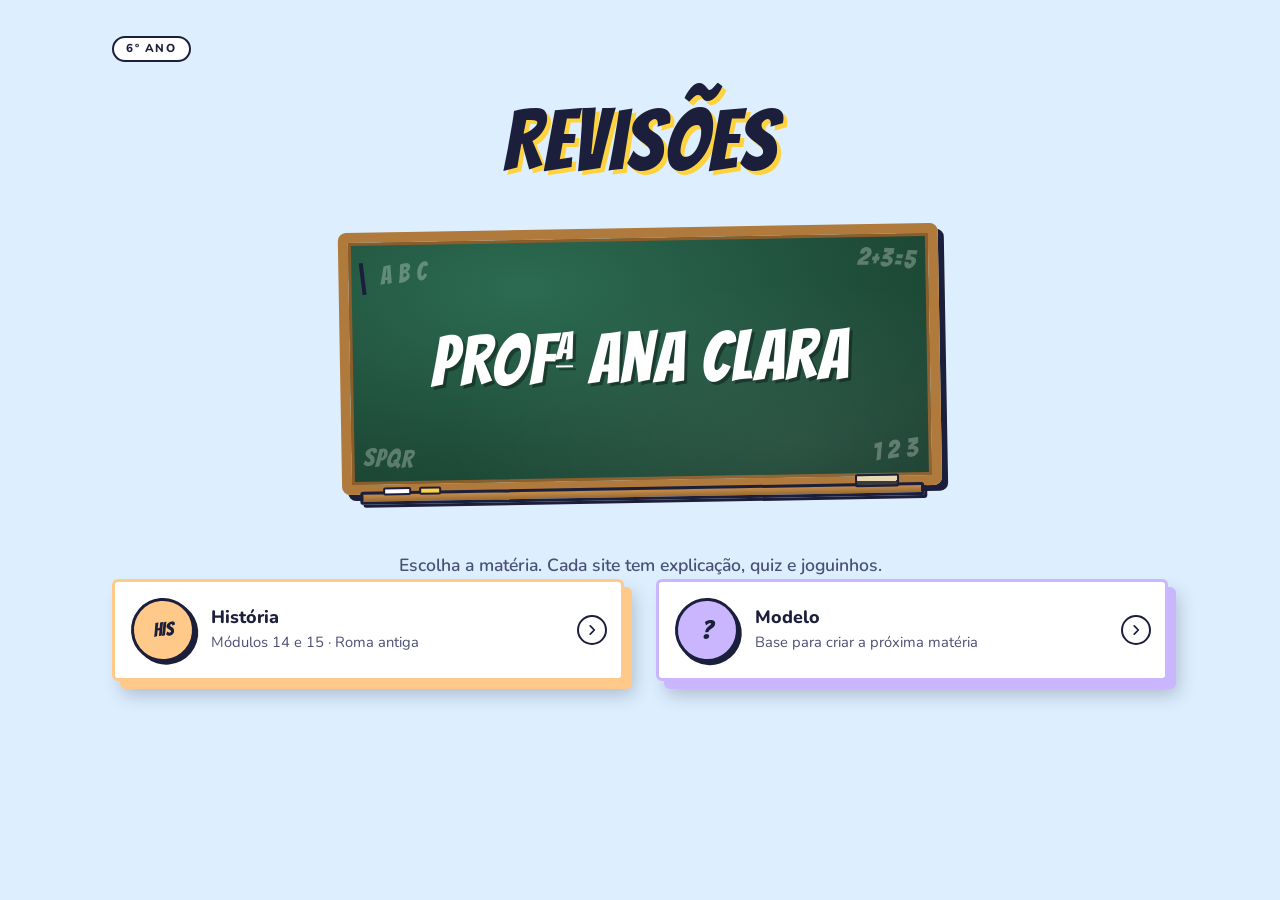
<file: index.html>
<!DOCTYPE html>
<html lang="pt-BR">
<head>
<meta charset="UTF-8">
<meta name="viewport" content="width=device-width, initial-scale=1, viewport-fit=cover">
<title>Revisões da Profª Ana Clara</title>
<meta name="description" content="Sites de revisão com explicações, quizzes e joguinhos.">
<link rel="preconnect" href="https://fonts.googleapis.com">
<link rel="preconnect" href="https://fonts.gstatic.com" crossorigin>
<link href="https://fonts.googleapis.com/css2?family=Bangers&family=Nunito:wght@400;600;800&display=swap" rel="stylesheet">
<link rel="stylesheet" href="assets/estilo.css">
<style>
a.mod{text-decoration:none}
</style>
</head>
<body>
<div class="wrap wide">
  <div class="hero">
    <div class="toprow"><span class="eyebrow">6º ano</span></div>
    <h1>Revisões</h1>
    <div class="pac">
      <div class="pac-board">
        <span class="pac-doodle tl" aria-hidden="true">A B C</span><span class="pac-doodle tr" aria-hidden="true">2+3=5</span>
        <span class="pac-doodle bl" aria-hidden="true">SPQR</span><span class="pac-doodle br" aria-hidden="true">1 2 3</span>
        <span class="pac-name"><span class="pac-sr">Professora Ana Clara</span><span aria-hidden="true">Prof<span class="pac-ord">a</span> Ana Clara</span></span>
      </div>
      <div class="pac-tray" aria-hidden="true"><i class="c1"></i><i class="c2"></i><i class="er"></i></div>
    </div>
    <p class="sub">Escolha a matéria. Cada site tem explicação, quiz e joguinhos.</p>
  </div>

  <!-- Para cada matéria nova, copie um destes <a> e troque o link, a cor, a sigla e os textos. -->
  <div class="grid">
    <a class="mod" href="historia/" style="--c:#FFC98A">
      <span class="badge sm" style="background:#FFC98A">HIS</span>
      <span class="mt"><h2>História</h2><p>Módulos 14 e 15 · Roma antiga</p></span>
      <span class="go" aria-hidden="true"><svg viewBox="0 0 24 24"><path d="M9 5l7 7-7 7"/></svg></span>
    </a>
    <a class="mod" href="modelo/" style="--c:#C9B6FF">
      <span class="badge" style="background:#C9B6FF">?</span>
      <span class="mt"><h2>Modelo</h2><p>Base para criar a próxima matéria</p></span>
      <span class="go" aria-hidden="true"><svg viewBox="0 0 24 24"><path d="M9 5l7 7-7 7"/></svg></span>
    </a>
  </div>
</div>
</body>
</html>
</file>
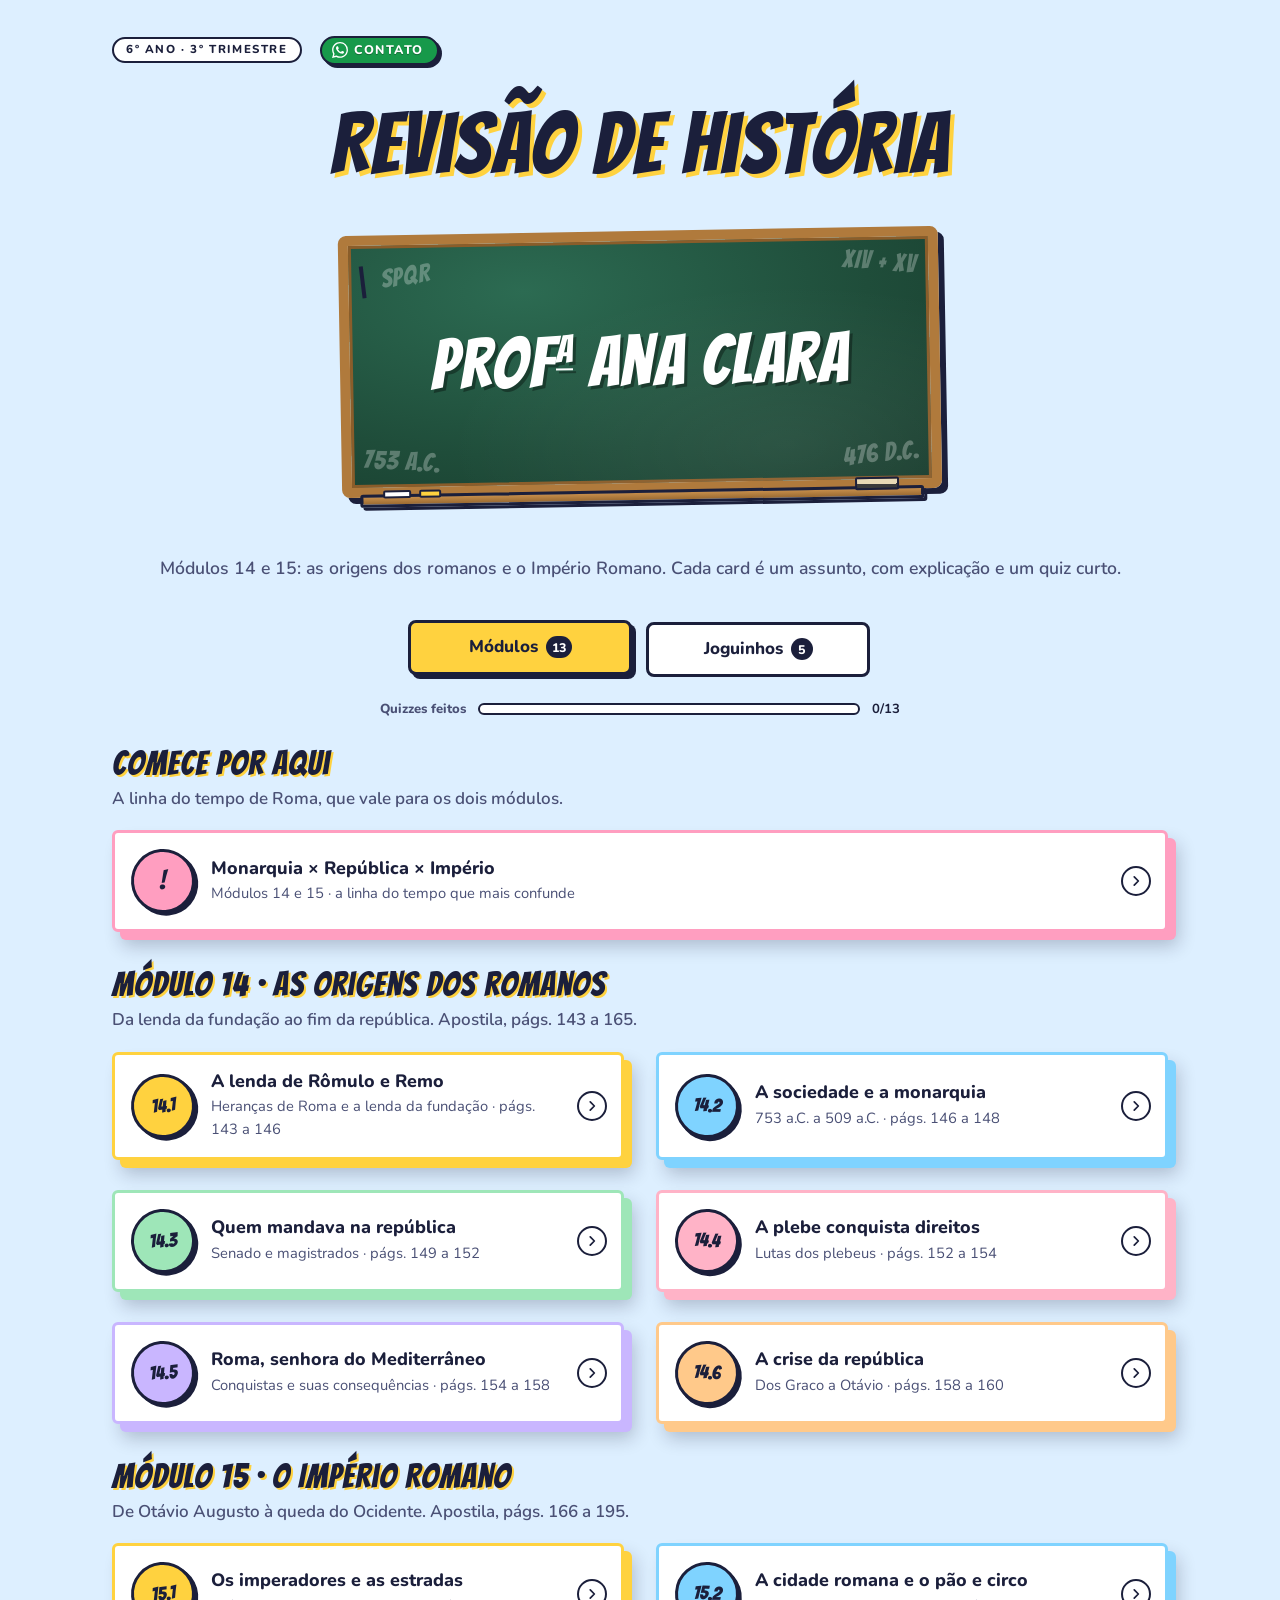
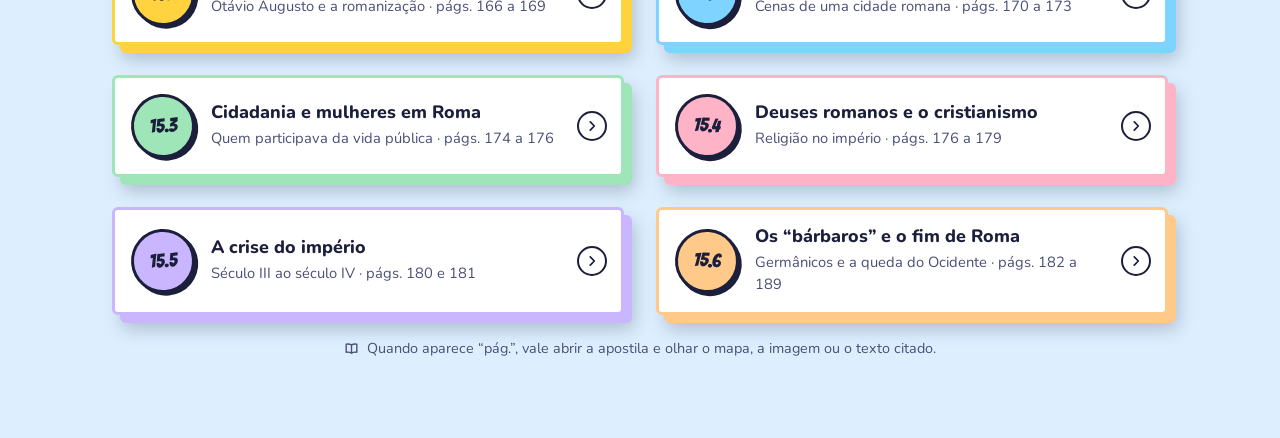
<file: historia/index.html>
<!DOCTYPE html>
<html lang="pt-BR">
<head>
<meta charset="UTF-8">
<meta name="viewport" content="width=device-width, initial-scale=1, viewport-fit=cover">
<title>Revisão de História – Roma</title>
<meta name="description" content="Revisão de História do 6º ano: módulos 14 e 15, Roma antiga.">
<link rel="preconnect" href="https://fonts.googleapis.com">
<link rel="preconnect" href="https://fonts.gstatic.com" crossorigin>
<link href="https://fonts.googleapis.com/css2?family=Bangers&family=Nunito:wght@400;600;800&display=swap" rel="stylesheet">
<link rel="stylesheet" href="../assets/estilo.css">
</head>
<body>
<div class="wrap" id="root"></div>
<script src="conteudo.js"></script>
<script src="../assets/motor.js"></script>
</body>
</html>
</file>
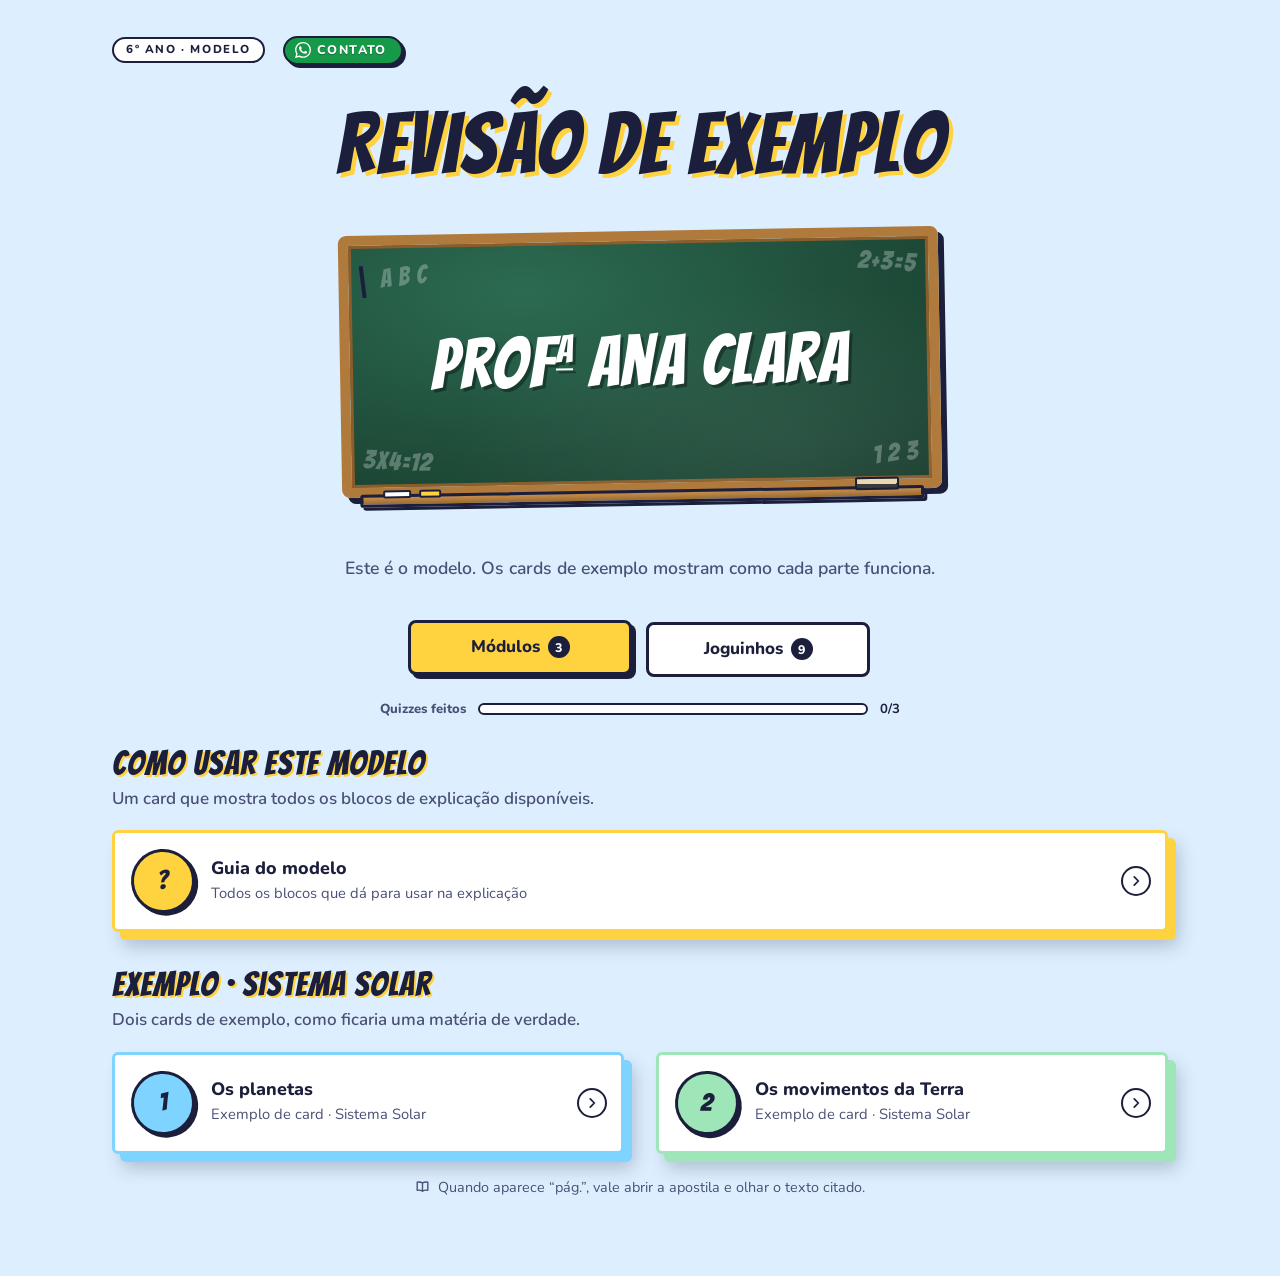
<file: modelo/index.html>
<!DOCTYPE html>
<html lang="pt-BR">
<head>
<meta charset="UTF-8">
<meta name="viewport" content="width=device-width, initial-scale=1, viewport-fit=cover">
<title>Modelo de Revisão</title>
<meta name="description" content="Modelo para criar novos sites de revisão.">
<link rel="preconnect" href="https://fonts.googleapis.com">
<link rel="preconnect" href="https://fonts.gstatic.com" crossorigin>
<link href="https://fonts.googleapis.com/css2?family=Bangers&family=Nunito:wght@400;600;800&display=swap" rel="stylesheet">
<link rel="stylesheet" href="../assets/estilo.css">
</head>
<body>
<div class="wrap" id="root"></div>
<script src="conteudo.js"></script>
<script src="../assets/motor.js"></script>
</body>
</html>
</file>
<file: assets/estilo.css>
:root{
  --bg:#DDEFFF; --dots:#b9dcff; --paper:#ffffff; --ink:#1B1F3B; --muted:#4a5075;
  --yellow:#FFD23F; --blue:#2F6FEB; --ok:#1F9E6E; --okbg:#DDF7EC; --bad:#D6334A; --badbg:#FDE3E7;
  --tint:rgba(47,111,235,.09); --pink:#FF5C8A;
  box-sizing:border-box;
  padding-top:env(safe-area-inset-top,0px);
  padding-bottom:env(safe-area-inset-bottom,0px);
}
@media (prefers-color-scheme: dark){
  :root:not([data-theme="light"]){
    --bg:#141833; --dots:#1f2550; --paper:#1e2346; --ink:#F2F4FF; --muted:#aab0d6;
    --blue:#7FA8FF; --ok:#4ED3A0; --okbg:#153a33; --bad:#FF7A8C; --badbg:#3d1c29; --tint:rgba(127,168,255,.12);
  }
}
:root[data-theme="dark"]{
  --bg:#141833; --dots:#1f2550; --paper:#1e2346; --ink:#F2F4FF; --muted:#aab0d6;
  --blue:#7FA8FF; --ok:#4ED3A0; --okbg:#153a33; --bad:#FF7A8C; --badbg:#3d1c29; --tint:rgba(127,168,255,.12);
}
*,*::before,*::after{box-sizing:border-box}
html{scroll-padding-top:env(safe-area-inset-top,0px)}
body{
  margin:0;min-height:100%;
  background-color:var(--bg);
  color:var(--ink);font-family:"Nunito",system-ui,-apple-system,"Segoe UI",sans-serif;
  font-size:17px;line-height:1.55;
}
.wrap{max-width:780px;margin:0 auto;padding:20px 16px 48px}
h1{font-family:"Bangers",Impact,"Arial Black",sans-serif;font-weight:400;letter-spacing:1.5px;font-size:clamp(2.2rem,9vw,3.2rem);line-height:1;margin:6px 0;text-shadow:3px 3px 0 var(--yellow)}
/* ===== IDENTIDADE · Profª Ana Clara — início ===== */
:root{
  --pac-board:#1f4d3a; --pac-board-hi:#2c6b52; --pac-board-lo:#183c2d;
  --pac-wood:#b07a3c; --pac-wood-dk:#8a5d2a; --pac-outline:var(--ink,#1B1F3B);
  --pac-chalk:#ffffff; --pac-chalk-soft:rgba(244,247,242,.62); --pac-accent:#FFD23F;
  --pac-display:"Bangers",Impact,"Arial Black",sans-serif;
  --pac-text:"Nunito",system-ui,-apple-system,"Segoe UI",sans-serif;
}
.pac{margin:12px 0 20px;transform:rotate(-1deg)}
.pac-board{position:relative;overflow:hidden;background:radial-gradient(ellipse at 30% 20%,var(--pac-board-hi) 0,var(--pac-board) 60%,var(--pac-board-lo) 100%);border:7px solid var(--pac-wood);border-radius:8px;box-shadow:inset 0 0 0 3px var(--pac-wood-dk),6px 6px 0 var(--pac-outline);padding:50px 14px;text-align:center;color:var(--pac-chalk)}
.pac-board::before{content:"";position:absolute;inset:0;background:radial-gradient(ellipse at 75% 85%,rgba(255,255,255,.07),transparent 55%);pointer-events:none}
.pac-doodle{position:absolute;font-family:var(--pac-display);color:rgba(255,255,255,.28);font-size:1.05rem;letter-spacing:1px;line-height:1.25;pointer-events:none}
.pac-doodle.tl{top:9px;left:12px;transform:rotate(-6deg);text-align:left}
.pac-doodle.tr{top:9px;right:12px;transform:rotate(5deg);text-align:right}
.pac-doodle.bl{bottom:9px;left:12px;transform:rotate(4deg);text-align:left}
.pac-doodle.br{bottom:9px;right:12px;transform:rotate(-5deg);text-align:right}
.pac-name{position:relative;display:block;font-family:var(--pac-display);font-weight:400;font-size:clamp(2rem,10vw,3rem);letter-spacing:1.5px;line-height:1.05;color:var(--pac-chalk);text-shadow:3px 3px 0 rgba(0,0,0,.35)}
.pac-ord{font-size:.55em;vertical-align:.62em;text-decoration:underline;text-decoration-thickness:2px;text-underline-offset:.14em;letter-spacing:0;margin-left:.05em}
.pac-wa{width:1.25em;height:1.25em;flex:none;fill:currentColor}
.pac-mini{display:inline-flex;align-items:center;gap:6px;padding:3px 14px 3px 10px;font-family:var(--pac-text);font-weight:800;font-size:.78rem;letter-spacing:1.4px;text-transform:uppercase;line-height:1.5;color:#fff;text-shadow:0 1px 0 rgba(0,0,0,.3);background:#17994A;border:2.5px solid var(--ink);border-radius:20px;box-shadow:3px 3px 0 var(--ink);text-decoration:none;transition:transform .1s ease,box-shadow .1s ease}
.pac-mini .pac-wa{width:16px;height:16px;fill:#fff}
.pac-mini:hover{transform:translate(-1px,-1px);box-shadow:4px 4px 0 var(--ink)}
.pac-mini:active{transform:translate(2px,2px);box-shadow:1px 1px 0 var(--ink)}
.pac-mini:focus-visible{outline:3px solid var(--blue);outline-offset:3px}
.pac-tray{position:relative;height:13px;background:linear-gradient(#c58d4a,#9a6a32);border:3px solid var(--pac-outline);border-radius:3px;margin:-3px 18px 0;box-shadow:3px 3px 0 var(--pac-outline)}
.pac-tray i{position:absolute;bottom:100%;height:8px;border:2px solid var(--pac-outline);border-radius:2px;margin-bottom:-1px}
.pac-tray .c1{left:20px;width:28px;background:#fff}
.pac-tray .c2{left:56px;width:22px;background:var(--pac-accent)}
.pac-tray .er{right:22px;width:44px;height:13px;background:linear-gradient(#e8d9b5 55%,#3b3b3b 55%)}
.pac-plate{display:inline-flex;align-items:center;max-width:100%;margin:2px 0 10px;padding:4px 14px;background:var(--pac-board);color:var(--pac-chalk);border:4px solid var(--pac-wood);border-radius:6px;box-shadow:3px 3px 0 var(--pac-outline);transform:rotate(-1deg);font-family:var(--pac-display);font-size:1.1rem;letter-spacing:1px;line-height:1.2}
.pac-sr{position:absolute;width:1px;height:1px;overflow:hidden;clip:rect(0 0 0 0);white-space:nowrap}
/* ===== IDENTIDADE — fim ===== */
.sub{color:var(--muted);margin:0 0 20px;font-weight:600}
.panel{background:var(--paper);border:3px solid var(--ink);border-radius:6px;box-shadow:6px 6px 0 var(--ink);padding:20px 18px}
.grid{display:grid;gap:22px}
.mod{display:flex;gap:14px;align-items:center;text-align:left;width:100%;font:inherit;color:var(--ink);background:var(--paper);border:3px solid var(--c,var(--ink));border-radius:6px;box-shadow:8px 8px 0 var(--c,var(--ink)),10px 14px 18px rgba(20,24,51,.24);padding:14px;cursor:pointer;transition:transform .08s ease, box-shadow .08s ease}
.mod:hover{transform:translate(-2px,-2px);box-shadow:11px 11px 0 var(--c,var(--ink)),14px 18px 22px rgba(20,24,51,.28)}
.mod:focus-visible,.btn:focus-visible,.opt:focus-visible,.tab:focus-visible{outline:3px solid var(--blue);outline-offset:3px}
.badge{flex:none;width:58px;height:58px;display:grid;place-items:center;border:3px solid var(--ink);border-radius:50%;font-family:"Bangers",Impact,sans-serif;font-size:1.4rem;color:#1B1F3B}
.mod h2{margin:0;font-size:1.08rem;line-height:1.25}
.mod p{margin:3px 0 0;color:var(--muted);font-size:.92rem}
.best{font-weight:800;color:var(--ok)}
.back{background:none;border:0;font:inherit;font-weight:800;color:var(--blue);cursor:pointer;padding:6px 0;margin-bottom:6px}
.tabs{display:flex;gap:8px;margin:14px 0 18px}
.tab{flex:1;padding:10px;font:inherit;font-weight:800;border:3px solid var(--ink);border-radius:6px;background:var(--paper);color:var(--ink);cursor:pointer}
.tab[aria-selected="true"]{background:var(--yellow);color:#1B1F3B;box-shadow:3px 3px 0 var(--ink)}
.study h3{font-family:"Bangers",Impact,sans-serif;font-weight:400;letter-spacing:1px;font-size:1.5rem;margin:24px 0 6px;line-height:1.1}
.study h3:first-child{margin-top:0}
.study p{margin:0 0 10px}
.study ul{margin:0 0 12px;padding-left:20px}
.study li{margin-bottom:5px}
.tbl{overflow-x:auto;margin:6px 0 14px}
.tbl table{border-collapse:collapse;width:100%;min-width:300px;font-size:.95rem}
.tbl th,.tbl td{border:2px solid var(--ink);padding:7px 9px;text-align:left;vertical-align:top}
.tbl th{background:var(--yellow);color:#1B1F3B}
.box{border-left:5px solid var(--blue);background:var(--tint);padding:10px 12px;border-radius:0 6px 6px 0;margin:8px 0 14px}
.trick{border:2px dashed var(--ink);border-radius:6px;padding:10px 12px;margin:8px 0 14px}
.book{display:inline-block;font-size:.85rem;font-weight:800;border:2px solid var(--ink);border-radius:20px;padding:1px 10px;margin:0 0 10px;background:var(--tint)}
.balloons{display:grid;grid-template-columns:repeat(auto-fit,minmax(130px,1fr));gap:10px;margin:8px 0 14px}
.balloons figure{margin:0;border:2px solid var(--ink);border-radius:6px;padding:8px;text-align:center;background:var(--paper)}
.balloons svg{width:100%;height:auto;max-width:130px;display:block;margin:0 auto 4px}
.balloons figcaption{font-size:.88rem;font-weight:800;line-height:1.25}
.balloons figcaption span{display:block;font-weight:600;color:var(--muted)}
.vs{display:grid;grid-template-columns:1fr 1fr;gap:10px;margin:8px 0 14px}
.vs div{border:3px solid var(--ink);border-radius:6px;padding:12px;text-align:center}
.vs .big{font-family:"Bangers",Impact,sans-serif;font-size:1.7rem;letter-spacing:1px;line-height:1.1;display:block;margin:4px 0}
.progress{display:flex;gap:4px;margin-bottom:14px}
.progress span{flex:1;height:10px;border:2px solid var(--ink);border-radius:3px}
.progress .ok{background:var(--ok)} .progress .bad{background:var(--bad)} .progress .now{background:var(--yellow)}
.qnum{display:inline-block;font-family:"Bangers",Impact,sans-serif;font-size:1.35rem;letter-spacing:1px;background:var(--yellow);color:#1B1F3B;border:2px solid var(--ink);padding:0 10px;border-radius:4px;transform:rotate(-2deg);margin:0 8px 10px 0}
.q{font-size:1.08rem;font-weight:800;margin:4px 0 12px}
.excerpt{border-left:5px solid var(--blue);padding:8px 12px;margin:0 0 14px;background:var(--tint);border-radius:0 6px 6px 0;font-style:italic}
.opts{display:grid;gap:10px}
.opt{display:flex;gap:10px;align-items:flex-start;text-align:left;width:100%;padding:12px 14px;font:inherit;color:var(--ink);background:var(--paper);border:2px solid var(--ink);border-radius:6px;cursor:pointer;box-shadow:3px 3px 0 var(--ink);transition:transform .08s ease}
.opt:hover:not(:disabled){transform:translate(-1px,-1px)}
.opt .l{font-weight:800;min-width:1.4em}
.opt:disabled{cursor:default}
.opt.right{background:var(--okbg);border-color:var(--ok);box-shadow:3px 3px 0 var(--ok)}
.opt.wrong{background:var(--badbg);border-color:var(--bad);box-shadow:3px 3px 0 var(--bad)}
.balloon{position:relative;margin-top:22px;padding:14px 16px;border:3px solid var(--ink);border-radius:22px;background:var(--paper);font-weight:600}
.balloon::before{content:"";position:absolute;top:-16px;left:34px;border:14px solid transparent;border-bottom-color:var(--ink);border-top:0}
.balloon::after{content:"";position:absolute;top:-10px;left:38px;border:10px solid transparent;border-bottom-color:var(--paper);border-top:0}
.balloon .tag{font-family:"Bangers",Impact,sans-serif;font-size:1.5rem;letter-spacing:1px;display:block;line-height:1.1;margin-bottom:4px}
.balloon.ok .tag{color:var(--ok)} .balloon.bad .tag{color:var(--bad)}
.btn{margin-top:18px;width:100%;padding:14px;font:inherit;font-weight:800;font-size:1.05rem;background:var(--blue);color:#fff;border:3px solid var(--ink);border-radius:6px;cursor:pointer;box-shadow:4px 4px 0 var(--ink)}
.btn.alt{background:var(--paper);color:var(--ink)}
.score{font-family:"Bangers",Impact,sans-serif;font-size:clamp(4rem,20vw,6rem);line-height:1;margin:6px 0;letter-spacing:2px}
.review{margin-top:12px;display:grid;gap:8px}
.review div{padding:10px 12px;border:2px solid var(--ink);border-radius:6px;font-size:.95rem;background:var(--badbg)}
.foot{margin-top:22px;color:var(--muted);font-size:.9rem;text-align:center}
/* ===== JOGUINHOS ===== */
.hud{display:flex;gap:8px;flex-wrap:wrap;margin:0 0 12px}
.chip{border:3px solid var(--ink);border-radius:20px;padding:1px 12px;font-weight:800;font-size:.9rem;background:var(--paper)}
.chip.hot{background:var(--yellow);color:#1B1F3B}
.chip:empty{display:none}
.bar{height:14px;border:3px solid var(--ink);border-radius:8px;overflow:hidden;background:var(--paper)}
.bar i{display:block;height:100%;width:100%;background:var(--ok);transition:width .1s linear}
.bar.low i{background:var(--bad)}
.gcard{min-height:110px;display:grid;place-items:center;text-align:center;margin-top:14px}
.gcard.word{font-family:"Bangers",Impact,sans-serif;font-size:clamp(2rem,10vw,3rem);letter-spacing:1px;line-height:1.1}
.gcard.txt{font-weight:800;font-size:1.15rem;line-height:1.35}
.ans{display:grid;grid-template-columns:1fr 1fr;gap:12px;margin-top:14px}
.ans .btn{margin-top:0;font-size:1rem;padding:16px 6px}
.btn.vt{background:var(--ok);color:#0b1020}
.btn.vf{background:var(--bad);color:#fff}
@media (prefers-color-scheme: dark){:root:not([data-theme="light"]) .btn.vf,:root:not([data-theme="light"]) .bin.wrong{color:#0b1020}}
:root[data-theme="dark"] .btn.vf,:root[data-theme="dark"] .bin.wrong{color:#0b1020}
.vfb{min-height:54px;margin-top:12px;font-weight:800}
.okm{color:var(--ok)} .badm{color:var(--bad)}
.gballoon{max-width:240px;margin:0 auto 14px;color:var(--ink)}
.gballoon svg,.svbtn svg{width:100%;height:auto;display:block}
.svgrid{display:grid;grid-template-columns:1fr 1fr;gap:10px}
.svbtn{padding:8px;border:2px solid var(--ink);border-radius:6px;background:var(--paper);color:var(--ink);cursor:pointer;box-shadow:3px 3px 0 var(--ink)}
.svbtn:disabled{cursor:default}
.svgrid .svbtn:last-child:nth-child(odd){grid-column:1/-1;width:50%;justify-self:center}
.svbtn.right{background:var(--okbg);border-color:var(--ok);box-shadow:3px 3px 0 var(--ok)}
.svbtn.wrong{background:var(--badbg);border-color:var(--bad);box-shadow:3px 3px 0 var(--bad)}
.mem{display:grid;grid-template-columns:repeat(3,1fr);gap:8px}
.mcard{min-height:96px;padding:6px;font:inherit;border:3px solid var(--ink);border-radius:8px;background:var(--blue);color:#fff;cursor:pointer;box-shadow:3px 3px 0 var(--ink);display:grid;place-items:center;text-align:center}
.mcard .mb{font-family:"Bangers",Impact,sans-serif;font-size:2rem}
.mcard .mf{display:none;font-weight:800;font-size:.8rem;line-height:1.2;color:var(--ink)}
.mcard.up,.mcard.done{cursor:default}
.mcard.up .mb,.mcard.done .mb{display:none}
.mcard.up .mf,.mcard.done .mf{display:block}
.mcard.up{background:var(--paper)}
.mcard.up.term{background:var(--yellow)} .mcard.up.term .mf{color:#1B1F3B}
.mcard.done{background:var(--okbg);border-color:var(--ok);box-shadow:3px 3px 0 var(--ok)}
.bins{display:grid;grid-template-columns:1fr 1fr;gap:10px;margin-top:14px}
.bin{margin-top:0;padding:14px 6px;font-size:1rem;line-height:1.15}
.bin small{display:block;font-weight:600;font-size:.72rem;opacity:.85}
.bin.right{background:var(--ok);color:#0b1020}
.bin.wrong{background:var(--bad);color:#fff}
.fw{display:flex;flex-wrap:wrap;justify-content:center;gap:5px;margin:14px 0}
.fl{display:inline-grid;place-items:center;width:clamp(20px,6.2vw,34px);height:clamp(34px,10vw,46px);border-bottom:4px solid var(--ink);font-family:"Bangers",Impact,sans-serif;font-size:1.7rem;line-height:1}
.fl.miss{color:var(--bad)}
.fk{display:grid;grid-template-columns:repeat(7,1fr);gap:6px}
.key{padding:8px 0;font:inherit;font-weight:800;color:var(--ink);background:var(--paper);border:2px solid var(--ink);border-radius:6px;cursor:pointer;box-shadow:2px 2px 0 var(--ink)}
.key:disabled{cursor:default;box-shadow:none}
.key.right{background:var(--okbg);border-color:var(--ok)}
.key.wrong{background:var(--badbg);border-color:var(--bad);text-decoration:line-through}
.slots{display:grid;gap:8px;margin-bottom:14px}
.slot{border:2px dashed var(--ink);border-radius:6px;padding:8px 10px;font-size:.92rem;background:var(--tint)}
.slot b{display:block;font-family:"Bangers",Impact,sans-serif;font-weight:400;letter-spacing:1px;font-size:1.05rem}
.slot span{color:var(--muted)}
.slot.full{border-style:solid;border-color:var(--ok);background:var(--okbg)}
.slot.full span{color:var(--ink);font-weight:600}
.cards{display:grid;gap:10px}
.ecard{text-align:left;font:inherit;font-weight:700;color:var(--ink);background:var(--paper);border:3px solid var(--ink);border-radius:6px;box-shadow:4px 4px 0 var(--ink);padding:12px 14px;cursor:pointer}
.ecard.used{display:none}
@keyframes shake{0%,100%{transform:translateX(0)}20%{transform:translateX(-7px)}40%{transform:translateX(7px)}60%{transform:translateX(-5px)}80%{transform:translateX(5px)}}
.shake{animation:shake .35s}
@keyframes pop{0%{transform:scale(.92)}60%{transform:scale(1.04)}100%{transform:scale(1)}}
.pop{animation:pop .25s}
/* ===== DESIGN · tela inicial e cartões ===== */
.ib{display:inline-block;width:1.05em;height:1.05em;vertical-align:-.17em;background:currentColor;
  -webkit-mask:url("data:image/svg+xml,%3Csvg xmlns='http://www.w3.org/2000/svg' viewBox='0 0 24 24' fill='none' stroke='%23000' stroke-width='2.2' stroke-linecap='round' stroke-linejoin='round'%3E%3Cpath d='M12 6.5C10 5 7 4.5 3.5 5v13c3.5-.5 6.5 0 8.5 1.5 2-1.5 5-2 8.5-1.5V5C17 4.5 14 5 12 6.5ZM12 6.5v13'/%3E%3C/svg%3E") center/contain no-repeat;
  mask:url("data:image/svg+xml,%3Csvg xmlns='http://www.w3.org/2000/svg' viewBox='0 0 24 24' fill='none' stroke='%23000' stroke-width='2.2' stroke-linecap='round' stroke-linejoin='round'%3E%3Cpath d='M12 6.5C10 5 7 4.5 3.5 5v13c3.5-.5 6.5 0 8.5 1.5 2-1.5 5-2 8.5-1.5V5C17 4.5 14 5 12 6.5ZM12 6.5v13'/%3E%3C/svg%3E") center/contain no-repeat}
.toprow{display:flex;flex-wrap:wrap;align-items:center;gap:10px 18px;margin:0 0 20px}
.eyebrow{display:inline-block;margin:0;padding:2px 12px;font-weight:800;font-size:.72rem;letter-spacing:1.6px;text-transform:uppercase;color:var(--ink);background:var(--paper);border:2px solid var(--ink);border-radius:20px}
.htabs{display:grid;grid-template-columns:1fr 1fr;gap:12px;margin:18px 0 18px}
.htab{display:flex;align-items:center;justify-content:center;gap:8px;padding:11px 10px;font:inherit;font-weight:800;color:var(--ink);background:var(--paper);border:3px solid var(--ink);border-radius:8px;cursor:pointer;transition:transform .1s ease,box-shadow .1s ease}
.htab[aria-selected="true"]{background:var(--yellow);color:#1B1F3B;box-shadow:4px 4px 0 var(--ink);transform:translate(-2px,-2px)}
.htab:focus-visible{outline:3px solid var(--blue);outline-offset:3px}
.htab .cnt{display:inline-grid;place-items:center;min-width:22px;height:22px;padding:0 6px;border-radius:11px;font-size:.78rem;background:var(--ink);color:var(--paper)}
.prog{display:flex;align-items:center;gap:12px;margin:0 2px 26px;font-weight:800;font-size:.82rem;color:var(--muted)}
.prog .track{flex:1;height:12px;border:2px solid var(--ink);border-radius:8px;background:var(--paper);overflow:hidden}
.prog .track i{display:block;height:100%;background:var(--ok)}
.prog b{color:var(--ink)}
.mod{position:relative;gap:16px;padding:16px 14px 16px 16px;background:var(--paper)}
.mod .mt{flex:1;min-width:0}
.mod h2{font-size:1.12rem;font-weight:800;line-height:1.2}
.badge{width:64px;height:64px;font-size:1.6rem;box-shadow:3px 3px 0 var(--ink);transform:rotate(-5deg);transition:transform .15s ease}
.badge.sm{font-size:1.2rem}
.mod:nth-child(even) .badge{transform:rotate(4deg)}
.mod:hover .badge{transform:rotate(0) scale(1.07)}
.badge svg{width:30px;height:30px;fill:none;stroke:#1B1F3B;stroke-width:2.3;stroke-linecap:round;stroke-linejoin:round}
.pill{display:inline-block;margin-top:8px;padding:1px 10px;border:2px solid var(--ink);border-radius:20px;font-weight:800;font-size:.78rem;background:var(--okbg);color:var(--ink)}
.go{flex:none;width:30px;height:30px;display:grid;place-items:center;border:2.5px solid var(--ink);border-radius:50%;background:var(--paper);transition:transform .15s ease}
.go svg{width:14px;height:14px;fill:none;stroke:var(--ink);stroke-width:3;stroke-linecap:round;stroke-linejoin:round}
.mod:hover .go{transform:translateX(3px)}
@keyframes rise{from{opacity:0;transform:translateY(14px)}to{opacity:1;transform:none}}
.grid .mod{animation:rise .5s cubic-bezier(.2,.7,.2,1) backwards;animation-delay:calc(var(--i,0)*60ms)}
.foot .ib{margin-right:4px}
.hrt{width:18px;height:18px;fill:var(--bad);stroke:var(--ink);stroke-width:1.7;stroke-linejoin:round;vertical-align:-4px;margin-right:2px}
.hrt.off{fill:none;opacity:.5}
/* ===== RESPONSIVO · celular, tablet e computador ===== */
.wrap.wide{max-width:1120px}
.hero>h1{font-size:clamp(2.8rem,14vw,4rem);text-shadow:4px 4px 0 var(--yellow);margin:8px 0 12px}
@media (min-width:820px){
  .wrap{padding:36px 32px 64px}
  .wide .grid{grid-template-columns:1fr 1fr;gap:30px 32px}
  .hero{display:flex;flex-direction:column;align-items:center;text-align:center}
  .hero>.toprow{align-self:flex-start;flex-wrap:nowrap}
  .hero>.toprow .eyebrow,.hero>.toprow .pac-mini{white-space:nowrap;flex:none}
  .hero>h1{font-size:5.4rem}
  .hero>.pac{width:100%}
  .hero>h1{margin:16px 0 44px}
  .hero>.pac{max-width:37.5rem;margin:0 auto 52px}
  .hero>.pac .pac-board{padding:84px 28px;border-width:10px}
  .hero>.pac .pac-name{font-size:4.4rem}
  .hero>.pac .pac-doodle{font-size:1.6rem}
  .hero>.sub{font-size:1.1rem;margin:0}
  .htabs{max-width:460px;margin:40px auto 22px}
  .prog{max-width:520px;margin:0 auto 26px}
  .mem{grid-template-columns:repeat(4,1fr);gap:12px}
  .mcard{min-height:112px}
  .mcard .mf{font-size:.95rem}
  .fk{grid-template-columns:repeat(13,1fr)}
  .svgrid{grid-template-columns:repeat(3,1fr)}
}
@media (prefers-reduced-motion: reduce){.mod,.opt,.htab,.go,.badge{transition:none}.shake,.pop,.grid .mod{animation:none}.bar i{transition:none}}
/* ===== HISTÓRIA · extras ===== */
.vs.three{grid-template-columns:repeat(3,1fr)}
.vs.three .big{font-size:1.25rem}
@media (max-width:560px){.vs.three{grid-template-columns:1fr}}
.tl{display:grid;gap:0;margin:8px 0 14px;border-left:4px solid var(--ink);padding-left:16px}
.tl div{position:relative;padding:6px 0 10px}
.tl div::before{content:"";position:absolute;left:-25px;top:10px;width:14px;height:14px;border:3px solid var(--ink);border-radius:50%;background:var(--yellow)}
.tl b{display:block;font-family:"Bangers",Impact,sans-serif;font-weight:400;letter-spacing:1px;font-size:1.25rem;line-height:1.1}
.tl span{display:block;color:var(--ink)}
.pyr{display:grid;justify-items:center;gap:6px;margin:8px auto 14px;max-width:420px}
.pyr div{border:3px solid var(--ink);border-radius:6px;box-shadow:3px 3px 0 var(--ink);text-align:center;font-family:"Bangers",Impact,sans-serif;letter-spacing:1px;font-size:1.2rem;padding:4px 6px;color:#1B1F3B}
.svbtn .svl{display:block;font-weight:800;font-size:.8rem;line-height:1.2;margin-top:4px}
.gcard.word.long{font-size:clamp(1.3rem,5.5vw,1.9rem)}
.bins .bin:last-child:nth-child(odd){grid-column:1/-1}
.sec{font-family:"Bangers",Impact,sans-serif;font-weight:400;letter-spacing:1px;font-size:clamp(1.6rem,6vw,2.1rem);line-height:1.1;margin:34px 0 4px;text-shadow:2px 2px 0 var(--yellow);text-wrap:balance}
.sec:first-of-type{margin-top:6px}
.secsub{margin:0 0 18px;color:var(--muted);font-weight:600}
.wide .grid.solo{grid-template-columns:1fr}
/* ===== JOGOS DE HISTÓRIA · e modelo ===== */
.duel{display:grid;grid-template-columns:1fr 1fr;gap:12px;margin-top:12px}
.ev{min-height:130px;display:grid;place-items:center;text-align:center;font:inherit;font-weight:800;font-size:1rem;line-height:1.3;color:var(--ink);background:var(--paper);border:3px solid var(--ink);border-radius:8px;box-shadow:4px 4px 0 var(--ink);padding:12px;cursor:pointer;transition:transform .08s ease;min-width:0}
.ev:hover{transform:translate(-1px,-1px)}
.ev:focus-visible{outline:3px solid var(--blue);outline-offset:3px}
.clues{list-style:none;padding:0;margin:0 0 14px;display:grid;gap:8px;counter-reset:c}
.clues li{counter-increment:c;position:relative;border:2px solid var(--ink);border-radius:6px;padding:9px 12px 9px 46px;background:var(--tint);font-weight:700;line-height:1.35}
.clues li::before{content:counter(c);position:absolute;left:10px;top:50%;transform:translateY(-50%);width:26px;height:26px;display:grid;place-items:center;border-radius:50%;background:var(--yellow);color:#1B1F3B;border:2px solid var(--ink);font-family:"Bangers",Impact,sans-serif;font-size:1rem}
.clues li.hide{background:transparent;border-style:dashed;color:var(--muted);font-weight:600}
.btn:disabled{opacity:.5;cursor:default}
.opt.off{opacity:.55}
.opt.off span{text-decoration:line-through}
.fl.sp{border-bottom:0;width:12px}
.study code{font-family:ui-monospace,Menlo,Consolas,monospace;font-size:.88em;background:var(--tint);border:1px solid var(--ink);border-radius:4px;padding:0 4px}
</file>
